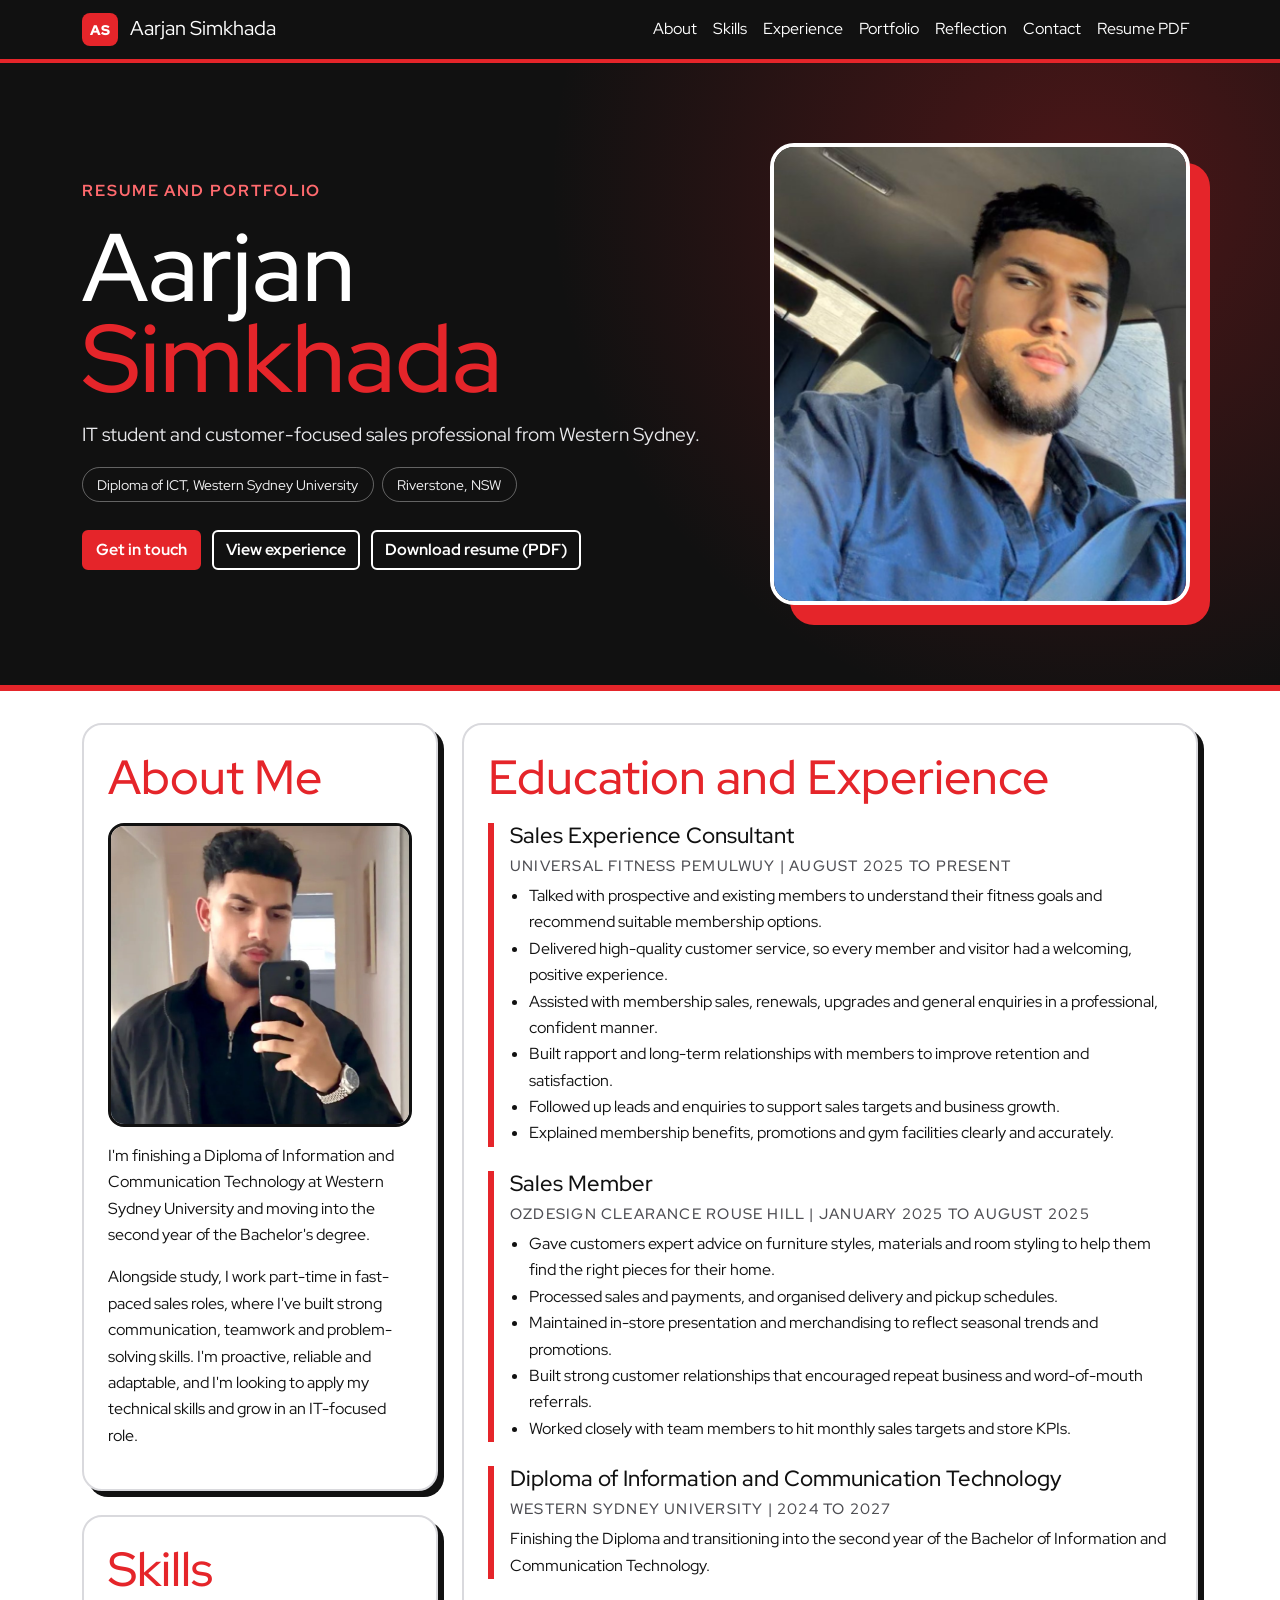
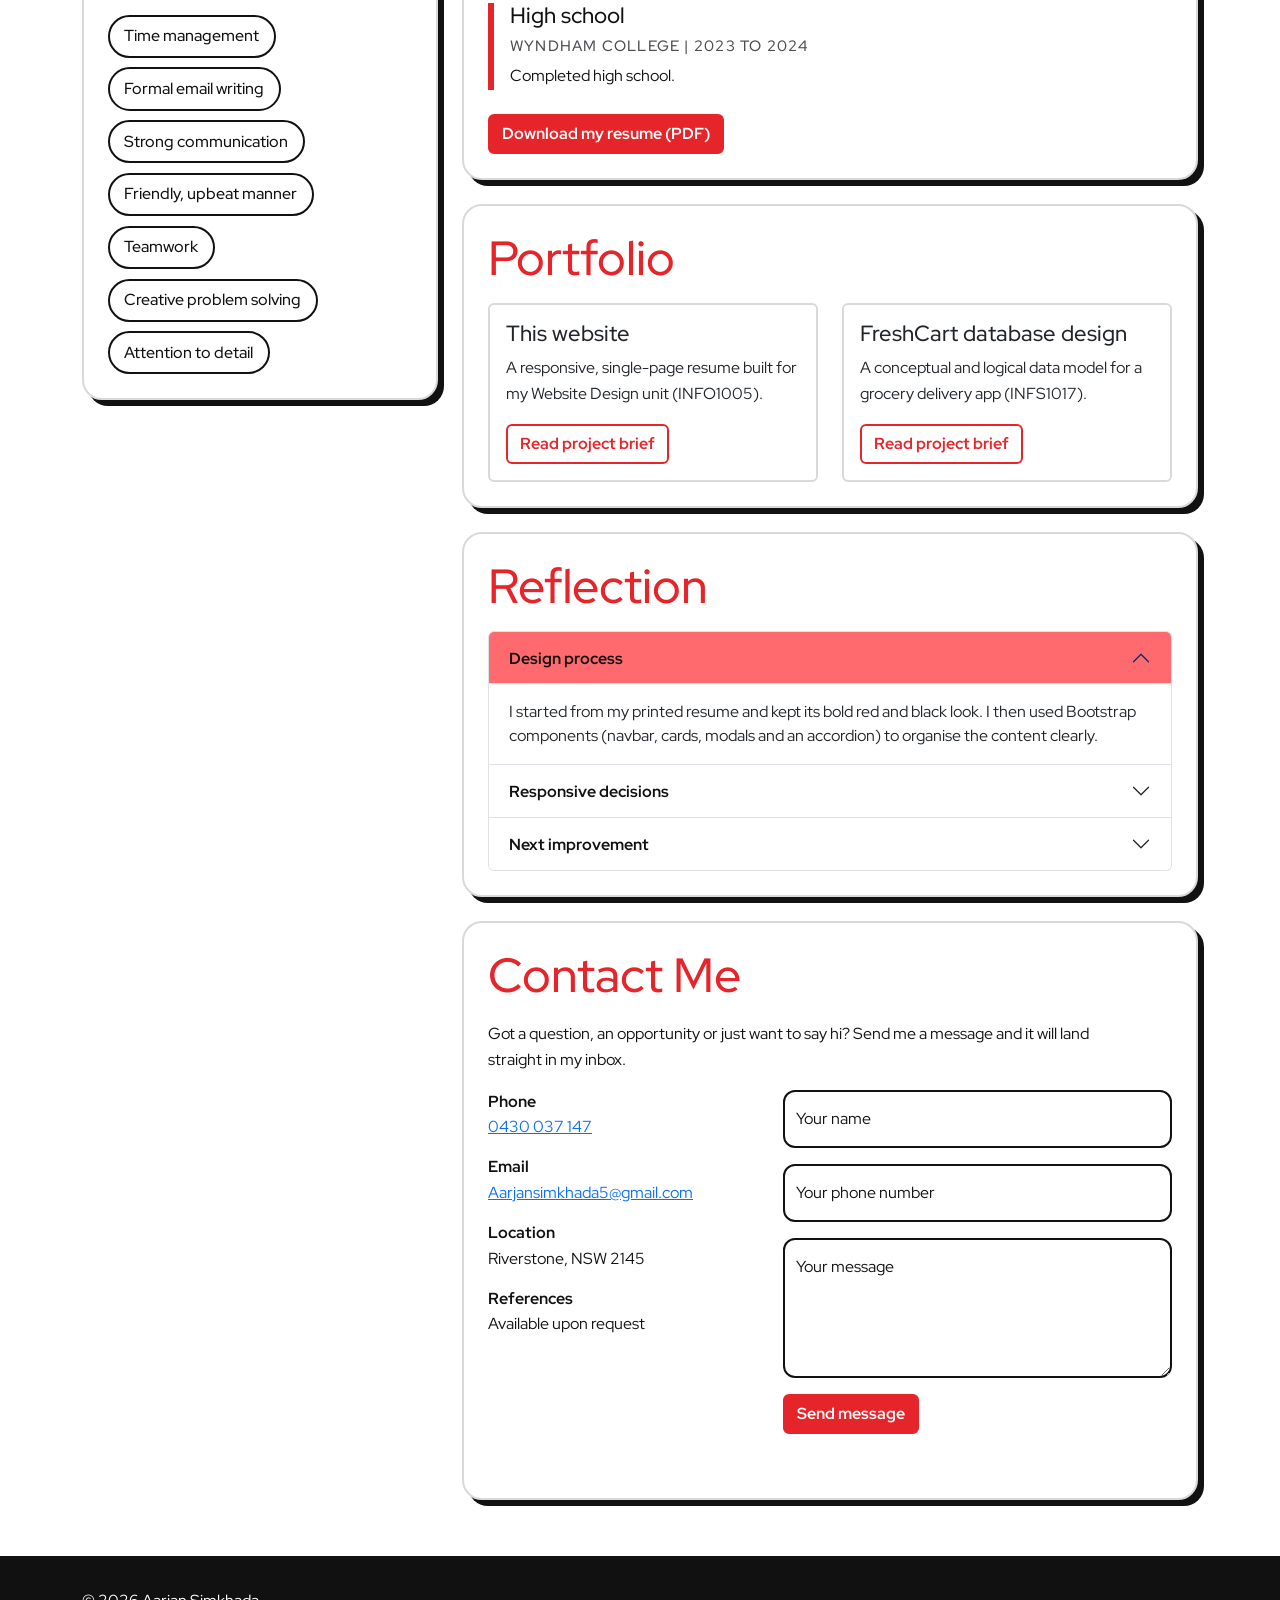
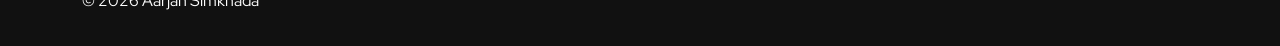
<file: index.html>
<!DOCTYPE html>
<html lang="en-AU">
<head>
  <meta charset="utf-8">
  <meta name="viewport" content="width=device-width, initial-scale=1">
  <meta name="description" content="Resume of Aarjan Simkhada: Diploma of IT student at Western Sydney University moving into the second year of a Bachelor's degree.">
  <meta name="author" content="Aarjan Simkhada">

  <!-- Google Fonts -->
  <link rel="preconnect" href="https://fonts.googleapis.com">
  <link rel="preconnect" href="https://fonts.gstatic.com" crossorigin>
  <link href="https://fonts.googleapis.com/css2?family=Red+Hat+Display:wght@400;500;700;900&display=swap" rel="stylesheet">

  <!-- Favicons -->
  <link rel="apple-touch-icon" sizes="180x180" href="favicon/apple-touch-icon.png">
  <link rel="icon" type="image/png" sizes="32x32" href="favicon/favicon-32x32.png">
  <link rel="icon" type="image/png" sizes="16x16" href="favicon/favicon-16x16.png">
  <link rel="manifest" href="favicon/site.webmanifest">

  <!-- Bootstrap 5.3 -->
  <link href="https://cdn.jsdelivr.net/npm/bootstrap@5.3.8/dist/css/bootstrap.min.css" rel="stylesheet">

  <!-- Custom CSS comes AFTER Bootstrap -->
  <link href="css/custom.css" rel="stylesheet">

  <title>Aarjan Simkhada | IT student and sales professional</title>
</head>

<body>

  <!-- NAVIGATION: sticky Bootstrap navbar, collapses to a hamburger menu on phones -->
  <nav id="mainNav" class="navbar navbar-expand-lg sticky-top" aria-label="Main navigation">
    <div class="container">
      <a class="navbar-brand" href="#top"><span class="brand-mark" aria-hidden="true">AS</span> Aarjan Simkhada</a>

      <button class="navbar-toggler" type="button"
              data-bs-toggle="collapse"
              data-bs-target="#portfolioNavbar"
              aria-controls="portfolioNavbar"
              aria-expanded="false"
              aria-label="Toggle navigation">
        <span class="navbar-toggler-icon"></span>
      </button>

      <div class="collapse navbar-collapse" id="portfolioNavbar">
        <ul class="navbar-nav ms-auto">
          <li class="nav-item"><a class="nav-link" href="#about">About</a></li>
          <li class="nav-item"><a class="nav-link" href="#skills">Skills</a></li>
          <li class="nav-item"><a class="nav-link" href="#experience">Experience</a></li>
          <li class="nav-item"><a class="nav-link" href="#projects">Portfolio</a></li>
          <li class="nav-item"><a class="nav-link" href="#evidence">Reflection</a></li>
          <li class="nav-item"><a class="nav-link" href="#contact">Contact</a></li>
          <li class="nav-item"><a class="nav-link" href="pdf/aarjan_simkhada_resume.pdf" target="_blank" rel="noopener">Resume PDF</a></li>
        </ul>
      </div>
    </div>
  </nav>

  <!-- HERO: name, tagline, call-to-action buttons and portrait -->
  <header id="top" class="hero">
    <div class="container">
      <div class="row align-items-center g-5">
        <div class="col-12 col-lg-7">
          <p class="eyebrow">Resume and portfolio</p>
          <h1>Aarjan<br><span class="accent">Simkhada</span></h1>
          <p class="lead-intro">IT student and customer-focused sales professional from Western Sydney.</p>
          <ul class="hero-chips">
            <li>Diploma of ICT, Western Sydney University</li>
            <li>Riverstone, NSW</li>
          </ul>
          <a class="btn custom-btn" href="#contact">Get in touch</a>
          <a class="btn custom-btn-ghost" href="#experience">View experience</a>
          <a class="btn custom-btn-ghost" href="pdf/aarjan_simkhada_resume.pdf" download>Download resume (PDF)</a>
        </div>

        <div class="col-12 col-lg-5">
          <div class="portrait-wrap">
            <img class="img-fluid hero-portrait" src="img/hero.jpg" alt="Aarjan Simkhada wearing a navy collared shirt, looking at the camera" width="1000" height="945">
          </div>
        </div>
      </div>
    </div>
  </header>

  <!-- MAIN CONTENT: two-column Bootstrap grid (4/8) on large screens, single column on phones -->
  <main class="container site-content">
    <div class="row g-4">

      <aside class="col-12 col-lg-4">
        <!-- ABOUT: short introduction and photo -->
        <section id="about" class="content-panel reveal">
          <h2>About Me</h2>
          <img class="img-fluid profile-img" src="img/about.jpg" alt="Aarjan Simkhada in a black jacket taking a mirror selfie" width="1000" height="993">
          <p>I'm finishing a Diploma of Information and Communication Technology at Western Sydney University and moving into the second year of the Bachelor's degree.</p>
          <p>Alongside study, I work part-time in fast-paced sales roles, where I've built strong communication, teamwork and problem-solving skills. I'm proactive, reliable and adaptable, and I'm looking to apply my technical skills and grow in an IT-focused role.</p>
        </section>

        <!-- SKILLS: rounded tags instead of percentage bars -->
        <section id="skills" class="content-panel reveal">
          <h2>Skills</h2>
          <ul class="skill-tags">
            <li>Time management</li>
            <li>Formal email writing</li>
            <li>Strong communication</li>
            <li>Friendly, upbeat manner</li>
            <li>Teamwork</li>
            <li>Creative problem solving</li>
            <li>Attention to detail</li>
          </ul>
        </section>
      </aside>

      <div class="col-12 col-lg-8">

        <!-- EXPERIENCE AND EDUCATION: timeline, newest first, plus resume download -->
        <section id="experience" class="content-panel reveal">
          <h2>Education and Experience</h2>

          <div class="timeline-item">
            <h3>Sales Experience Consultant</h3>
            <h4>Universal Fitness Pemulwuy | August 2025 to present</h4>
            <ul>
              <li>Talked with prospective and existing members to understand their fitness goals and recommend suitable membership options.</li>
              <li>Delivered high-quality customer service, so every member and visitor had a welcoming, positive experience.</li>
              <li>Assisted with membership sales, renewals, upgrades and general enquiries in a professional, confident manner.</li>
              <li>Built rapport and long-term relationships with members to improve retention and satisfaction.</li>
              <li>Followed up leads and enquiries to support sales targets and business growth.</li>
              <li>Explained membership benefits, promotions and gym facilities clearly and accurately.</li>
            </ul>
          </div>

          <div class="timeline-item">
            <h3>Sales Member</h3>
            <h4>OzDesign Clearance Rouse Hill | January 2025 to August 2025</h4>
            <ul>
              <li>Gave customers expert advice on furniture styles, materials and room styling to help them find the right pieces for their home.</li>
              <li>Processed sales and payments, and organised delivery and pickup schedules.</li>
              <li>Maintained in-store presentation and merchandising to reflect seasonal trends and promotions.</li>
              <li>Built strong customer relationships that encouraged repeat business and word-of-mouth referrals.</li>
              <li>Worked closely with team members to hit monthly sales targets and store KPIs.</li>
            </ul>
          </div>

          <div class="timeline-item">
            <h3>Diploma of Information and Communication Technology</h3>
            <h4>Western Sydney University | 2024 to 2027</h4>
            <p>Finishing the Diploma and transitioning into the second year of the Bachelor of Information and Communication Technology.</p>
          </div>

          <div class="timeline-item">
            <h3>High school</h3>
            <h4>Wyndham College | 2023 to 2024</h4>
            <p>Completed high school.</p>
          </div>

          <a class="btn custom-btn" href="pdf/aarjan_simkhada_resume.pdf" download>Download my resume (PDF)</a>
        </section>

        <!-- PORTFOLIO: Bootstrap cards that open modal project briefs -->
        <section id="projects" class="content-panel reveal">
          <h2>Portfolio</h2>

          <div class="row row-cols-1 row-cols-md-2 g-4">
            <div class="col">
              <div class="card h-100 portfolio-card">
                <div class="card-body">
                  <h3 class="card-title">This website</h3>
                  <p class="card-text">A responsive, single-page resume built for my Website Design unit (INFO1005).</p>
                  <button type="button" class="btn custom-btn-secondary" data-bs-toggle="modal" data-bs-target="#websiteModal">Read project brief</button>
                </div>
              </div>
            </div>

            <div class="col">
              <div class="card h-100 portfolio-card">
                <div class="card-body">
                  <h3 class="card-title">FreshCart database design</h3>
                  <p class="card-text">A conceptual and logical data model for a grocery delivery app (INFS1017).</p>
                  <button type="button" class="btn custom-btn-secondary" data-bs-toggle="modal" data-bs-target="#freshcartModal">Read project brief</button>
                </div>
              </div>
            </div>
          </div>
        </section>

        <!-- REFLECTION: Bootstrap accordion explaining design decisions -->
        <section id="evidence" class="content-panel reveal">
          <h2>Reflection</h2>

          <div class="accordion" id="evidenceAccordion">

            <div class="accordion-item">
              <h3 class="accordion-header">
                <button class="accordion-button" type="button"
                        data-bs-toggle="collapse" data-bs-target="#collapseOne"
                        aria-expanded="true" aria-controls="collapseOne">
                  Design process
                </button>
              </h3>
              <div id="collapseOne" class="accordion-collapse collapse show" data-bs-parent="#evidenceAccordion">
                <div class="accordion-body">
                  I started from my printed resume and kept its bold red and black look. I then used Bootstrap components (navbar, cards, modals and an accordion) to organise the content clearly.
                </div>
              </div>
            </div>

            <div class="accordion-item">
              <h3 class="accordion-header">
                <button class="accordion-button collapsed" type="button"
                        data-bs-toggle="collapse" data-bs-target="#collapseTwo"
                        aria-expanded="false" aria-controls="collapseTwo">
                  Responsive decisions
                </button>
              </h3>
              <div id="collapseTwo" class="accordion-collapse collapse" data-bs-parent="#evidenceAccordion">
                <div class="accordion-body">
                  The page uses one column on small screens and a two-column layout on large screens, and the navigation collapses into a menu on mobile.
                </div>
              </div>
            </div>

            <div class="accordion-item">
              <h3 class="accordion-header">
                <button class="accordion-button collapsed" type="button"
                        data-bs-toggle="collapse" data-bs-target="#collapseThree"
                        aria-expanded="false" aria-controls="collapseThree">
                  Next improvement
                </button>
              </h3>
              <div id="collapseThree" class="accordion-collapse collapse" data-bs-parent="#evidenceAccordion">
                <div class="accordion-body">
                  The next version could include more project evidence as I complete my degree, a downloadable resume PDF and accessibility testing.
                </div>
              </div>
            </div>

          </div>
        </section>

        <!-- CONTACT: hyperlinked details and message form -->
        <section id="contact" class="content-panel reveal">
          <h2>Contact Me</h2>
          <p class="contact-intro">Got a question, an opportunity or just want to say hi? Send me a message and it will land straight in my inbox.</p>

          <div class="row g-4">
            <div class="col-12 col-md-5">
              <dl class="contact-list contact-list-stack">
                <dt>Phone</dt><dd><a href="tel:+610430037147">0430 037 147</a></dd>
                <dt>Email</dt><dd><a href="mailto:Aarjansimkhada5@gmail.com">Aarjansimkhada5@gmail.com</a></dd>
                <dt>Location</dt><dd>Riverstone, NSW 2145</dd>
                <dt>References</dt><dd>Available upon request</dd>
              </dl>
            </div>

            <div class="col-12 col-md-7">
              <form id="contactForm" class="contact-form" novalidate>
                <div class="form-floating mb-3">
                  <input type="text" class="form-control" id="cfName" name="name" placeholder="Your name" autocomplete="name" required>
                  <label for="cfName">Your name</label>
                </div>
                <div class="form-floating mb-3">
                  <input type="tel" class="form-control" id="cfPhone" name="phone" placeholder="Your number" autocomplete="tel">
                  <label for="cfPhone">Your phone number</label>
                </div>
                <div class="form-floating mb-3">
                  <textarea class="form-control" id="cfMessage" name="message" placeholder="Your message" style="height: 140px" required></textarea>
                  <label for="cfMessage">Your message</label>
                </div>
                <!-- spam trap: real people never tick this -->
                <input type="checkbox" name="botcheck" class="d-none" tabindex="-1">
                <button type="submit" class="btn custom-btn send-btn" id="cfSend">Send message</button>
                <p id="cfStatus" class="form-status" role="status" aria-live="polite"></p>
              </form>
            </div>
          </div>
        </section>

      </div>
    </div>
  </main>

  <!-- MODALS: project briefs opened from the portfolio cards -->
  <div class="modal fade" id="websiteModal" tabindex="-1" role="dialog" aria-labelledby="websiteModalLabel" aria-hidden="true">
    <div class="modal-dialog modal-dialog-centered">
      <div class="modal-content">
        <div class="modal-header">
          <h2 class="modal-title" id="websiteModalLabel">This website</h2>
          <button type="button" class="btn-close" data-bs-dismiss="modal" aria-label="Close"></button>
        </div>
        <div class="modal-body">
          <p>Designed and built for my Website Design unit (INFO1005) at Western Sydney University. It's a responsive, single-page resume built with HTML, CSS and Bootstrap that works on phones, tablets and desktops.</p>
        </div>
      </div>
    </div>
  </div>

  <div class="modal fade" id="freshcartModal" tabindex="-1" role="dialog" aria-labelledby="freshcartModalLabel" aria-hidden="true">
    <div class="modal-dialog modal-dialog-centered">
      <div class="modal-content">
        <div class="modal-header">
          <h2 class="modal-title" id="freshcartModalLabel">FreshCart database design</h2>
          <button type="button" class="btn-close" data-bs-dismiss="modal" aria-label="Close"></button>
        </div>
        <div class="modal-body">
          <p>A case study from my Database Design and Management unit (INFS1017). The task was to design an entity relationship diagram and a relational data model for a grocery delivery app, and to identify sensitive data and basic security considerations.</p>
        </div>
      </div>
    </div>
  </div>

  <!-- FOOTER -->
  <footer class="site-footer">
    <div class="container">
      <p>&copy; 2026 Aarjan Simkhada</p>
    </div>
  </footer>

  <!-- Bootstrap JavaScript powers navbar, modal and accordion. -->
  <script src="https://cdn.jsdelivr.net/npm/bootstrap@5.3.8/dist/js/bootstrap.bundle.min.js"></script>

  <script>
    // Contact form: sends through Web3Forms (free). Paste your access key below.
    // Until a key is added, the form falls back to opening the visitor's email app.
    const WEB3FORMS_KEY = "YOUR_ACCESS_KEY_HERE";
    const MY_EMAIL = "Aarjansimkhada5@gmail.com";

    const form = document.getElementById("contactForm");
    const statusEl = document.getElementById("cfStatus");
    const sendBtn = document.getElementById("cfSend");

    form.addEventListener("submit", async (e) => {
      e.preventDefault();
      statusEl.className = "form-status";
      const name = form.name.value.trim();
      const phone = form.phone.value.trim();
      const message = form.message.value.trim();

      if (!name || !message) {
        statusEl.textContent = "Please add your name and a message.";
        statusEl.classList.add("error");
        return;
      }

      if (WEB3FORMS_KEY === "YOUR_ACCESS_KEY_HERE") {
        const body = "Name: " + name + "\nPhone: " + phone + "\n\n" + message;
        window.location.href = "mailto:" + MY_EMAIL +
          "?subject=" + encodeURIComponent("Message from your resume site") +
          "&body=" + encodeURIComponent(body);
        return;
      }

      sendBtn.disabled = true;
      sendBtn.textContent = "Sending...";
      try {
        const res = await fetch("https://api.web3forms.com/submit", {
          method: "POST",
          headers: { "Content-Type": "application/json", "Accept": "application/json" },
          body: JSON.stringify({
            access_key: WEB3FORMS_KEY,
            subject: "New message from your resume site",
            from_name: "Resume website",
            name: name,
            phone: phone,
            message: message,
            botcheck: form.botcheck.checked
          })
        });
        const data = await res.json();
        if (data.success) {
          form.reset();
          statusEl.textContent = "Thanks " + name + "! Your message was sent. I'll get back to you soon.";
          statusEl.classList.add("success");
        } else {
          throw new Error(data.message || "Send failed");
        }
      } catch (err) {
        statusEl.textContent = "Sorry, that didn't send. Please email me directly at " + MY_EMAIL + ".";
        statusEl.classList.add("error");
      } finally {
        sendBtn.disabled = false;
        sendBtn.textContent = "Send message";
      }
    });

    // Scroll animations: panels fade up as they come into view.
    document.documentElement.classList.add("js");
    const reveals = document.querySelectorAll(".reveal");
    if ("IntersectionObserver" in window) {
      const io = new IntersectionObserver((entries) => {
        entries.forEach((en) => {
          if (en.isIntersecting) {
            en.target.classList.add("in");
            io.unobserve(en.target);
          }
        });
      }, { threshold: 0.12 });
      reveals.forEach((el) => io.observe(el));
    } else {
      reveals.forEach((el) => el.classList.add("in"));
    }
  </script>
</body>
</html>
</file>
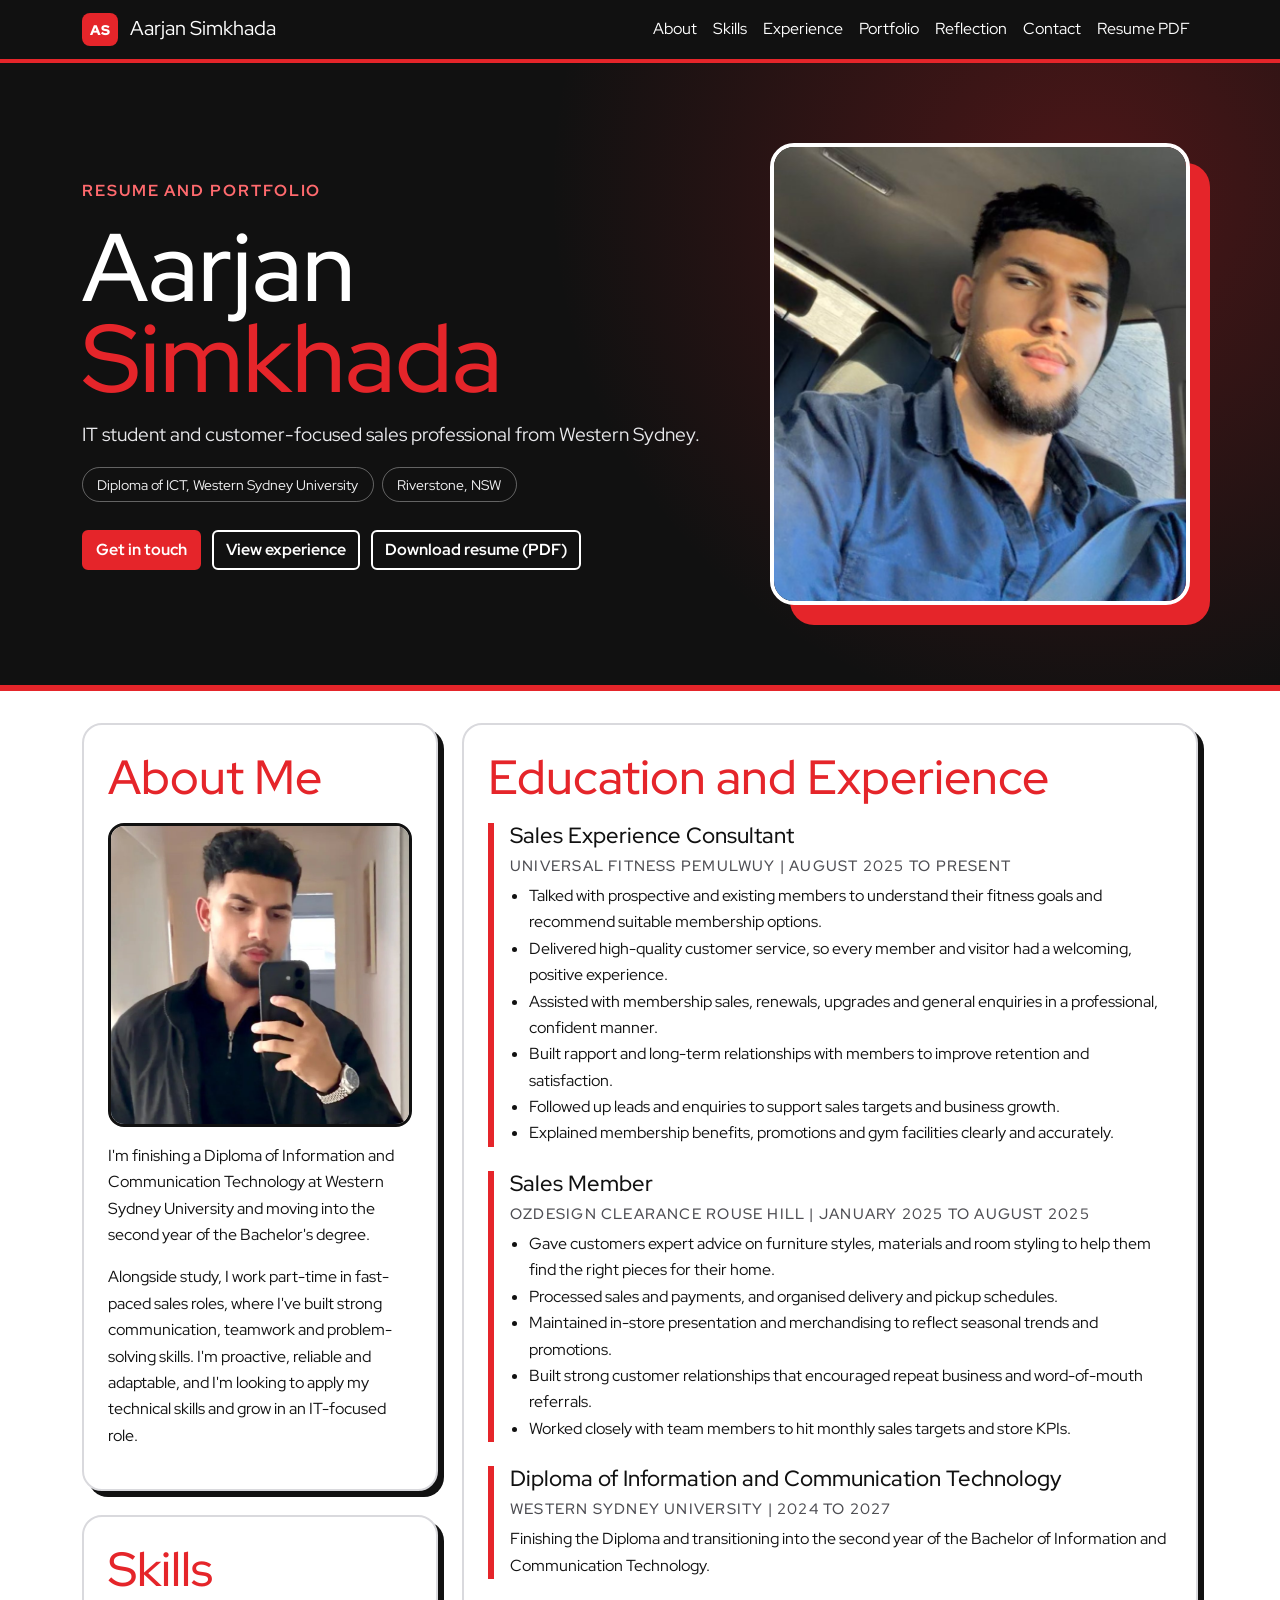
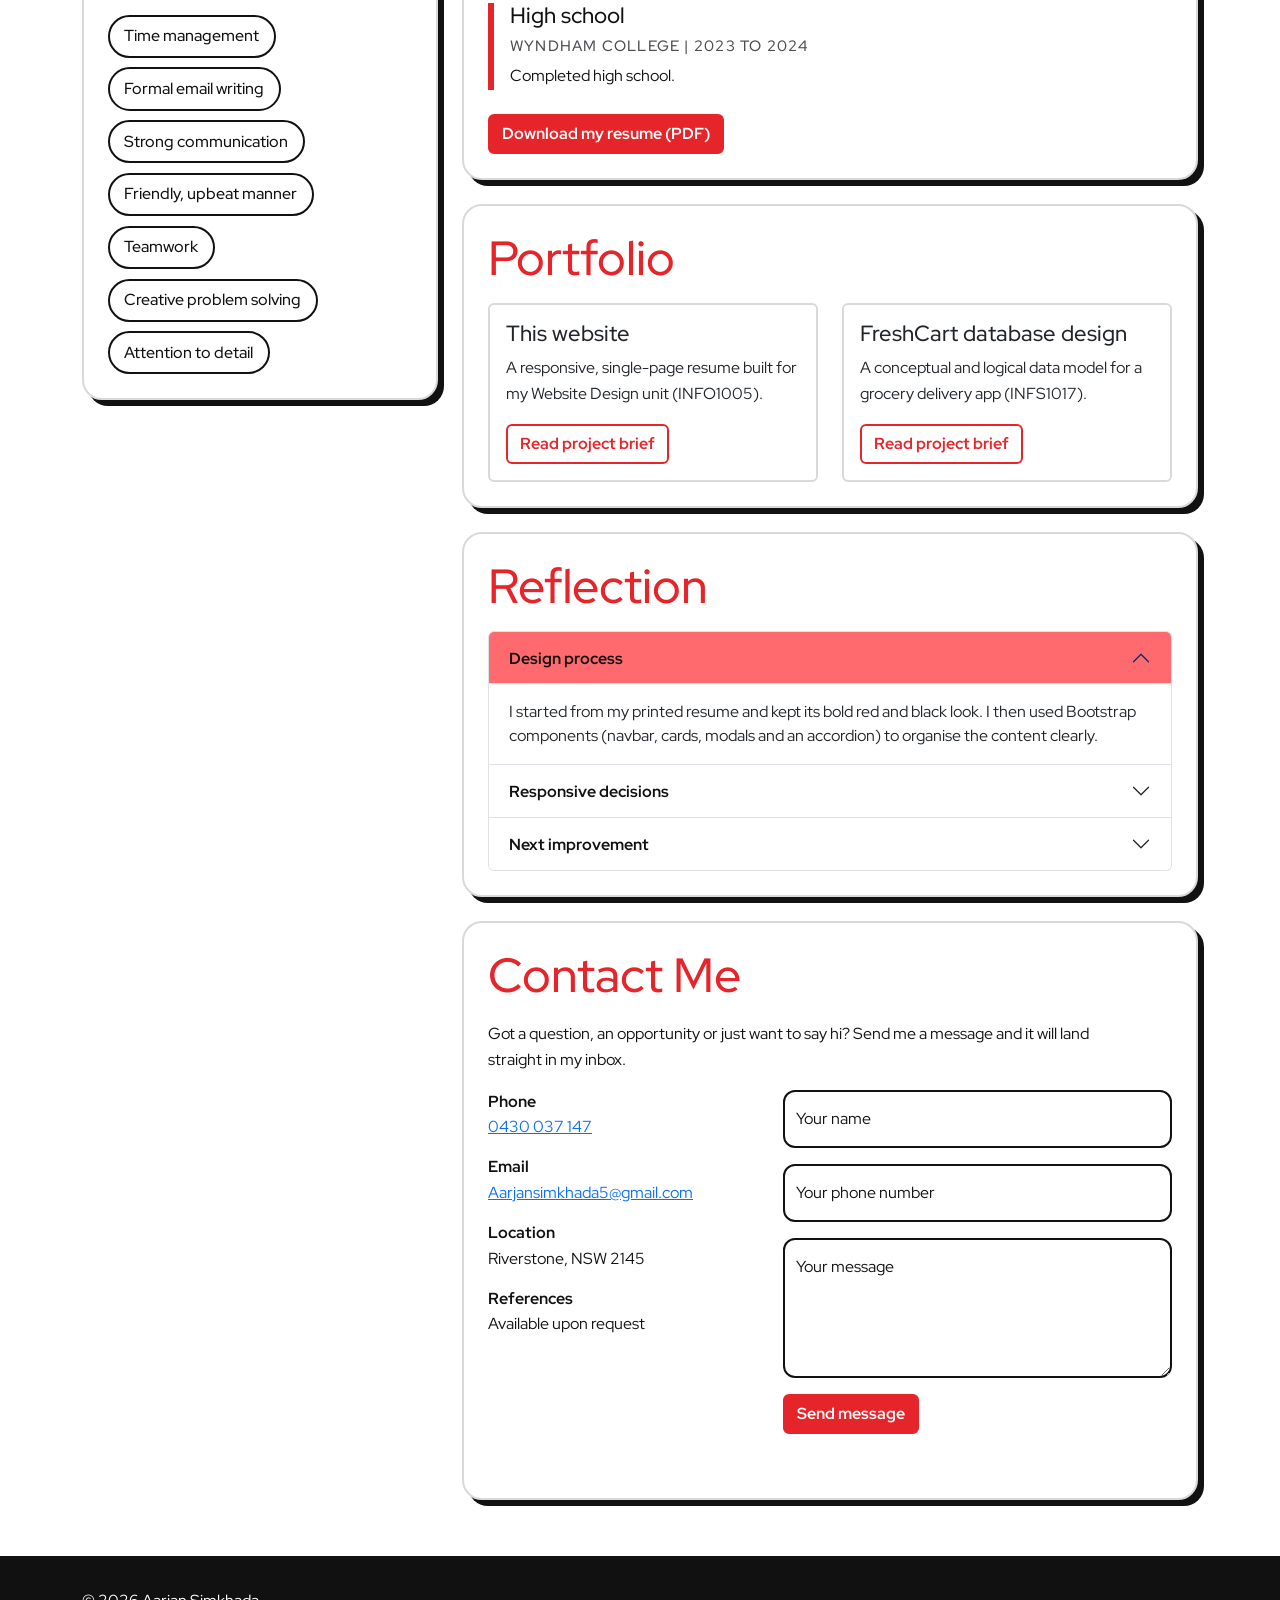
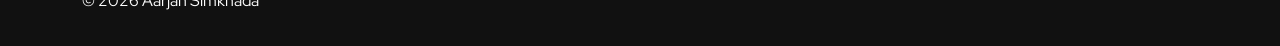
<file: index (1).html>
<!DOCTYPE html>
<html lang="en-AU">
<head>
  <meta charset="utf-8">
  <meta name="viewport" content="width=device-width, initial-scale=1">
  <meta name="description" content="Resume of Aarjan Simkhada: Diploma of IT student at Western Sydney University moving into the second year of a Bachelor's degree.">
  <meta name="author" content="Aarjan Simkhada">

  <!-- Google Fonts -->
  <link rel="preconnect" href="https://fonts.googleapis.com">
  <link rel="preconnect" href="https://fonts.gstatic.com" crossorigin>
  <link href="https://fonts.googleapis.com/css2?family=Red+Hat+Display:wght@400;500;700;900&display=swap" rel="stylesheet">

  <!-- Favicons -->
  <link rel="apple-touch-icon" sizes="180x180" href="favicon/apple-touch-icon.png">
  <link rel="icon" type="image/png" sizes="32x32" href="favicon/favicon-32x32.png">
  <link rel="icon" type="image/png" sizes="16x16" href="favicon/favicon-16x16.png">
  <link rel="manifest" href="favicon/site.webmanifest">

  <!-- Bootstrap 5.3 -->
  <link href="https://cdn.jsdelivr.net/npm/bootstrap@5.3.8/dist/css/bootstrap.min.css" rel="stylesheet">

  <!-- Custom CSS comes AFTER Bootstrap -->
  <link href="css/custom.css" rel="stylesheet">

  <title>Aarjan Simkhada | IT student and sales professional</title>
</head>

<body>

  <!-- NAVIGATION: sticky Bootstrap navbar, collapses to a hamburger menu on phones -->
  <nav id="mainNav" class="navbar navbar-expand-lg sticky-top" aria-label="Main navigation">
    <div class="container">
      <a class="navbar-brand" href="#top"><span class="brand-mark" aria-hidden="true">AS</span> Aarjan Simkhada</a>

      <button class="navbar-toggler" type="button"
              data-bs-toggle="collapse"
              data-bs-target="#portfolioNavbar"
              aria-controls="portfolioNavbar"
              aria-expanded="false"
              aria-label="Toggle navigation">
        <span class="navbar-toggler-icon"></span>
      </button>

      <div class="collapse navbar-collapse" id="portfolioNavbar">
        <ul class="navbar-nav ms-auto">
          <li class="nav-item"><a class="nav-link" href="#about">About</a></li>
          <li class="nav-item"><a class="nav-link" href="#skills">Skills</a></li>
          <li class="nav-item"><a class="nav-link" href="#experience">Experience</a></li>
          <li class="nav-item"><a class="nav-link" href="#projects">Portfolio</a></li>
          <li class="nav-item"><a class="nav-link" href="#evidence">Reflection</a></li>
          <li class="nav-item"><a class="nav-link" href="#contact">Contact</a></li>
          <li class="nav-item"><a class="nav-link" href="pdf/aarjan_simkhada_resume.pdf" target="_blank" rel="noopener">Resume PDF</a></li>
        </ul>
      </div>
    </div>
  </nav>

  <!-- HERO: name, tagline, call-to-action buttons and portrait -->
  <header id="top" class="hero">
    <div class="container">
      <div class="row align-items-center g-5">
        <div class="col-12 col-lg-7">
          <p class="eyebrow">Resume and portfolio</p>
          <h1>Aarjan<br><span class="accent">Simkhada</span></h1>
          <p class="lead-intro">IT student and customer-focused sales professional from Western Sydney.</p>
          <ul class="hero-chips">
            <li>Diploma of ICT, Western Sydney University</li>
            <li>Riverstone, NSW</li>
          </ul>
          <a class="btn custom-btn" href="#contact">Get in touch</a>
          <a class="btn custom-btn-ghost" href="#experience">View experience</a>
          <a class="btn custom-btn-ghost" href="pdf/aarjan_simkhada_resume.pdf" download>Download resume (PDF)</a>
        </div>

        <div class="col-12 col-lg-5">
          <div class="portrait-wrap">
            <img class="img-fluid hero-portrait" src="img/hero.jpg" alt="Aarjan Simkhada wearing a navy collared shirt, looking at the camera" width="1000" height="945">
          </div>
        </div>
      </div>
    </div>
  </header>

  <!-- MAIN CONTENT: two-column Bootstrap grid (4/8) on large screens, single column on phones -->
  <main class="container site-content">
    <div class="row g-4">

      <aside class="col-12 col-lg-4">
        <!-- ABOUT: short introduction and photo -->
        <section id="about" class="content-panel reveal">
          <h2>About Me</h2>
          <img class="img-fluid profile-img" src="img/about.jpg" alt="Aarjan Simkhada in a black jacket taking a mirror selfie" width="1000" height="993">
          <p>I'm finishing a Diploma of Information and Communication Technology at Western Sydney University and moving into the second year of the Bachelor's degree.</p>
          <p>Alongside study, I work part-time in fast-paced sales roles, where I've built strong communication, teamwork and problem-solving skills. I'm proactive, reliable and adaptable, and I'm looking to apply my technical skills and grow in an IT-focused role.</p>
        </section>

        <!-- SKILLS: rounded tags instead of percentage bars -->
        <section id="skills" class="content-panel reveal">
          <h2>Skills</h2>
          <ul class="skill-tags">
            <li>Time management</li>
            <li>Formal email writing</li>
            <li>Strong communication</li>
            <li>Friendly, upbeat manner</li>
            <li>Teamwork</li>
            <li>Creative problem solving</li>
            <li>Attention to detail</li>
          </ul>
        </section>
      </aside>

      <div class="col-12 col-lg-8">

        <!-- EXPERIENCE AND EDUCATION: timeline, newest first, plus resume download -->
        <section id="experience" class="content-panel reveal">
          <h2>Education and Experience</h2>

          <div class="timeline-item">
            <h3>Sales Experience Consultant</h3>
            <h4>Universal Fitness Pemulwuy | August 2025 to present</h4>
            <ul>
              <li>Talked with prospective and existing members to understand their fitness goals and recommend suitable membership options.</li>
              <li>Delivered high-quality customer service, so every member and visitor had a welcoming, positive experience.</li>
              <li>Assisted with membership sales, renewals, upgrades and general enquiries in a professional, confident manner.</li>
              <li>Built rapport and long-term relationships with members to improve retention and satisfaction.</li>
              <li>Followed up leads and enquiries to support sales targets and business growth.</li>
              <li>Explained membership benefits, promotions and gym facilities clearly and accurately.</li>
            </ul>
          </div>

          <div class="timeline-item">
            <h3>Sales Member</h3>
            <h4>OzDesign Clearance Rouse Hill | January 2025 to August 2025</h4>
            <ul>
              <li>Gave customers expert advice on furniture styles, materials and room styling to help them find the right pieces for their home.</li>
              <li>Processed sales and payments, and organised delivery and pickup schedules.</li>
              <li>Maintained in-store presentation and merchandising to reflect seasonal trends and promotions.</li>
              <li>Built strong customer relationships that encouraged repeat business and word-of-mouth referrals.</li>
              <li>Worked closely with team members to hit monthly sales targets and store KPIs.</li>
            </ul>
          </div>

          <div class="timeline-item">
            <h3>Diploma of Information and Communication Technology</h3>
            <h4>Western Sydney University | 2024 to 2027</h4>
            <p>Finishing the Diploma and transitioning into the second year of the Bachelor of Information and Communication Technology.</p>
          </div>

          <div class="timeline-item">
            <h3>High school</h3>
            <h4>Wyndham College | 2023 to 2024</h4>
            <p>Completed high school.</p>
          </div>

          <a class="btn custom-btn" href="pdf/aarjan_simkhada_resume.pdf" download>Download my resume (PDF)</a>
        </section>

        <!-- PORTFOLIO: Bootstrap cards that open modal project briefs -->
        <section id="projects" class="content-panel reveal">
          <h2>Portfolio</h2>

          <div class="row row-cols-1 row-cols-md-2 g-4">
            <div class="col">
              <div class="card h-100 portfolio-card">
                <div class="card-body">
                  <h3 class="card-title">This website</h3>
                  <p class="card-text">A responsive, single-page resume built for my Website Design unit (INFO1005).</p>
                  <button type="button" class="btn custom-btn-secondary" data-bs-toggle="modal" data-bs-target="#websiteModal">Read project brief</button>
                </div>
              </div>
            </div>

            <div class="col">
              <div class="card h-100 portfolio-card">
                <div class="card-body">
                  <h3 class="card-title">FreshCart database design</h3>
                  <p class="card-text">A conceptual and logical data model for a grocery delivery app (INFS1017).</p>
                  <button type="button" class="btn custom-btn-secondary" data-bs-toggle="modal" data-bs-target="#freshcartModal">Read project brief</button>
                </div>
              </div>
            </div>
          </div>
        </section>

        <!-- REFLECTION: Bootstrap accordion explaining design decisions -->
        <section id="evidence" class="content-panel reveal">
          <h2>Reflection</h2>

          <div class="accordion" id="evidenceAccordion">

            <div class="accordion-item">
              <h3 class="accordion-header">
                <button class="accordion-button" type="button"
                        data-bs-toggle="collapse" data-bs-target="#collapseOne"
                        aria-expanded="true" aria-controls="collapseOne">
                  Design process
                </button>
              </h3>
              <div id="collapseOne" class="accordion-collapse collapse show" data-bs-parent="#evidenceAccordion">
                <div class="accordion-body">
                  I started from my printed resume and kept its bold red and black look. I then used Bootstrap components (navbar, cards, modals and an accordion) to organise the content clearly.
                </div>
              </div>
            </div>

            <div class="accordion-item">
              <h3 class="accordion-header">
                <button class="accordion-button collapsed" type="button"
                        data-bs-toggle="collapse" data-bs-target="#collapseTwo"
                        aria-expanded="false" aria-controls="collapseTwo">
                  Responsive decisions
                </button>
              </h3>
              <div id="collapseTwo" class="accordion-collapse collapse" data-bs-parent="#evidenceAccordion">
                <div class="accordion-body">
                  The page uses one column on small screens and a two-column layout on large screens, and the navigation collapses into a menu on mobile.
                </div>
              </div>
            </div>

            <div class="accordion-item">
              <h3 class="accordion-header">
                <button class="accordion-button collapsed" type="button"
                        data-bs-toggle="collapse" data-bs-target="#collapseThree"
                        aria-expanded="false" aria-controls="collapseThree">
                  Next improvement
                </button>
              </h3>
              <div id="collapseThree" class="accordion-collapse collapse" data-bs-parent="#evidenceAccordion">
                <div class="accordion-body">
                  The next version could include more project evidence as I complete my degree, a downloadable resume PDF and accessibility testing.
                </div>
              </div>
            </div>

          </div>
        </section>

        <!-- CONTACT: hyperlinked details and message form -->
        <section id="contact" class="content-panel reveal">
          <h2>Contact Me</h2>
          <p class="contact-intro">Got a question, an opportunity or just want to say hi? Send me a message and it will land straight in my inbox.</p>

          <div class="row g-4">
            <div class="col-12 col-md-5">
              <dl class="contact-list contact-list-stack">
                <dt>Phone</dt><dd><a href="tel:+610430037147">0430 037 147</a></dd>
                <dt>Email</dt><dd><a href="mailto:Aarjansimkhada5@gmail.com">Aarjansimkhada5@gmail.com</a></dd>
                <dt>Location</dt><dd>Riverstone, NSW 2145</dd>
                <dt>References</dt><dd>Available upon request</dd>
              </dl>
            </div>

            <div class="col-12 col-md-7">
              <form id="contactForm" class="contact-form" novalidate>
                <div class="form-floating mb-3">
                  <input type="text" class="form-control" id="cfName" name="name" placeholder="Your name" autocomplete="name" required>
                  <label for="cfName">Your name</label>
                </div>
                <div class="form-floating mb-3">
                  <input type="tel" class="form-control" id="cfPhone" name="phone" placeholder="Your number" autocomplete="tel">
                  <label for="cfPhone">Your phone number</label>
                </div>
                <div class="form-floating mb-3">
                  <textarea class="form-control" id="cfMessage" name="message" placeholder="Your message" style="height: 140px" required></textarea>
                  <label for="cfMessage">Your message</label>
                </div>
                <!-- spam trap: real people never tick this -->
                <input type="checkbox" name="botcheck" class="d-none" tabindex="-1" autocomplete="off">
                <button type="submit" class="btn custom-btn send-btn" id="cfSend">Send message</button>
                <p id="cfStatus" class="form-status" role="status" aria-live="polite"></p>
              </form>
            </div>
          </div>
        </section>

      </div>
    </div>
  </main>

  <!-- MODALS: project briefs opened from the portfolio cards -->
  <div class="modal fade" id="websiteModal" tabindex="-1" role="dialog" aria-labelledby="websiteModalLabel" aria-hidden="true">
    <div class="modal-dialog modal-dialog-centered">
      <div class="modal-content">
        <div class="modal-header">
          <h2 class="modal-title" id="websiteModalLabel">This website</h2>
          <button type="button" class="btn-close" data-bs-dismiss="modal" aria-label="Close"></button>
        </div>
        <div class="modal-body">
          <p>Designed and built for my Website Design unit (INFO1005) at Western Sydney University. It's a responsive, single-page resume built with HTML, CSS and Bootstrap that works on phones, tablets and desktops.</p>
        </div>
      </div>
    </div>
  </div>

  <div class="modal fade" id="freshcartModal" tabindex="-1" role="dialog" aria-labelledby="freshcartModalLabel" aria-hidden="true">
    <div class="modal-dialog modal-dialog-centered">
      <div class="modal-content">
        <div class="modal-header">
          <h2 class="modal-title" id="freshcartModalLabel">FreshCart database design</h2>
          <button type="button" class="btn-close" data-bs-dismiss="modal" aria-label="Close"></button>
        </div>
        <div class="modal-body">
          <p>A case study from my Database Design and Management unit (INFS1017). The task was to design an entity relationship diagram and a relational data model for a grocery delivery app, and to identify sensitive data and basic security considerations.</p>
        </div>
      </div>
    </div>
  </div>

  <!-- FOOTER -->
  <footer class="site-footer">
    <div class="container">
      <p>&copy; 2026 Aarjan Simkhada</p>
    </div>
  </footer>

  <!-- Bootstrap JavaScript powers navbar, modal and accordion. -->
  <script src="https://cdn.jsdelivr.net/npm/bootstrap@5.3.8/dist/js/bootstrap.bundle.min.js"></script>

  <script>
    // Contact form: sends through Web3Forms (free). Paste your access key below.
    // Until a key is added, the form falls back to opening the visitor's email app.
    const WEB3FORMS_KEY = "YOUR_ACCESS_KEY_HERE";
    const MY_EMAIL = "Aarjansimkhada5@gmail.com";

    const form = document.getElementById("contactForm");
    const statusEl = document.getElementById("cfStatus");
    const sendBtn = document.getElementById("cfSend");

    form.addEventListener("submit", async (e) => {
      e.preventDefault();
      statusEl.className = "form-status";
      const name = form.name.value.trim();
      const phone = form.phone.value.trim();
      const message = form.message.value.trim();

      if (!name || !message) {
        statusEl.textContent = "Please add your name and a message.";
        statusEl.classList.add("error");
        return;
      }

      if (WEB3FORMS_KEY === "YOUR_ACCESS_KEY_HERE") {
        const body = "Name: " + name + "\nPhone: " + phone + "\n\n" + message;
        window.location.href = "mailto:" + MY_EMAIL +
          "?subject=" + encodeURIComponent("Message from your resume site") +
          "&body=" + encodeURIComponent(body);
        return;
      }

      sendBtn.disabled = true;
      sendBtn.textContent = "Sending...";
      try {
        const res = await fetch("https://api.web3forms.com/submit", {
          method: "POST",
          headers: { "Content-Type": "application/json", "Accept": "application/json" },
          body: JSON.stringify({
            access_key: WEB3FORMS_KEY,
            subject: "New message from your resume site",
            from_name: "Resume website",
            name: name,
            phone: phone,
            message: message,
            botcheck: form.botcheck.checked
          })
        });
        const data = await res.json();
        if (data.success) {
          form.reset();
          statusEl.textContent = "Thanks " + name + "! Your message was sent. I'll get back to you soon.";
          statusEl.classList.add("success");
        } else {
          throw new Error(data.message || "Send failed");
        }
      } catch (err) {
        statusEl.textContent = "Sorry, that didn't send. Please email me directly at " + MY_EMAIL + ".";
        statusEl.classList.add("error");
      } finally {
        sendBtn.disabled = false;
        sendBtn.textContent = "Send message";
      }
    });

    // Scroll animations: panels fade up as they come into view.
    document.documentElement.classList.add("js");
    const reveals = document.querySelectorAll(".reveal");
    if ("IntersectionObserver" in window) {
      const io = new IntersectionObserver((entries) => {
        entries.forEach((en) => {
          if (en.isIntersecting) {
            en.target.classList.add("in");
            io.unobserve(en.target);
          }
        });
      }, { threshold: 0.12 });
      reveals.forEach((el) => io.observe(el));
    } else {
      reveals.forEach((el) => el.classList.add("in"));
    }
  </script>
</body>
</html>
</file>
<file: css/custom.css>
/* Aarjan Simkhada resume site */

/* BRAND COLOURS AND FONTS: red/black palette and Red Hat Display for headings and body */
:root {
  --brand-primary: #e5252a;
  --brand-secondary: #ff6a6e;
  --brand-dark: #111111;
  --brand-light: #ffffff;
  --brand-panel: #ffffff;
  --brand-muted: #4d4d52;
  --brand-border: #d9d9dd;
  --heading-font: 'Red Hat Display', system-ui, sans-serif;
  --body-font: 'Red Hat Display', system-ui, Arial, sans-serif;
}

html {
  scroll-behavior: smooth;
  scroll-padding-top: 5rem;
}

body {
  font-family: var(--body-font);
  background-color: var(--brand-light);
  color: var(--brand-dark);
  margin: 0;
}

h1, h2, h3, h4, h5 {
  font-family: var(--heading-font);
}

h1 {
  color: var(--brand-primary);
  font-size: clamp(3rem, 8vw, 6rem);
  line-height: .95;
  margin-bottom: 1rem;
}

h2 {
  color: var(--brand-primary);
  font-size: clamp(2rem, 4vw, 3rem);
  margin-bottom: 1rem;
}

h3 {
  color: var(--brand-dark);
  font-size: 1.35rem;
}

h4 {
  color: var(--brand-muted);
  font-size: .95rem;
  text-transform: uppercase;
  letter-spacing: .08em;
}

p, li {
  font-size: 1rem;
  line-height: 1.65;
}

/* NAVIGATION */
.navbar {
  background-color: var(--brand-dark);
  border-bottom: 4px solid var(--brand-primary);
}

.navbar-brand,
.nav-link {
  color: #ffffff;
}

.timeline-item ul { padding-left: 1.2rem; }

.nav-link:hover,
.nav-link.active,
.navbar-brand:hover {
  color: var(--brand-secondary);
}

.navbar-toggler {
  background-color: var(--brand-secondary);
}


.brand-mark {
  display: inline-block;
  background-color: var(--brand-primary);
  color: #ffffff;
  font-weight: 900;
  font-size: .9rem;
  padding: .35rem .5rem;
  border-radius: .5rem;
  margin-right: .5rem;
}



/* HERO: dark band with red accent glow */
.hero {
  background-color: var(--brand-dark);
  background-image: radial-gradient(circle at 85% 20%, rgba(229,37,42,.28), transparent 45%);
  color: #ffffff;
  border-bottom: 6px solid var(--brand-primary);
  padding: 5rem 0;
}

.hero h1 { color: #ffffff; }
.hero h1 .accent { color: var(--brand-primary); }
.hero .eyebrow { color: var(--brand-secondary); }
.hero .lead-intro { color: #e9e9ec; }

.hero-chips {
  list-style: none;
  padding: 0;
  margin: 0 0 1.75rem;
  display: flex;
  flex-wrap: wrap;
  gap: .5rem;
}

.hero-chips li {
  border: 1px solid rgba(255,255,255,.35);
  border-radius: 999px;
  padding: .3rem .9rem;
  font-size: .9rem;
  color: #f4f4f5;
}

.portrait-wrap {
  position: relative;
  max-width: 420px;
  margin: 0 auto;
}

.portrait-wrap::before {
  content: "";
  position: absolute;
  inset: 1.25rem -1.25rem -1.25rem 1.25rem;
  background-color: var(--brand-primary);
  border-radius: 1.5rem;
}

.hero-portrait {
  position: relative;
  width: 100%;
  aspect-ratio: 1 / 1.1;
  object-fit: cover;
  object-position: 68% 25%;
  border-radius: 1.5rem;
  border: 4px solid #ffffff;
}

.profile-img {
  width: 100%;
  aspect-ratio: 1 / 1;
  object-fit: cover;
  object-position: 45% 20%;
  border-radius: 1rem;
  margin-bottom: 1rem;
  border: 3px solid var(--brand-dark);
}

.custom-btn-ghost {
  margin-right: .5rem;
  border: 2px solid #ffffff;
  background: transparent;
  color: #ffffff;
  font-weight: 700;
}

.custom-btn-ghost:hover {
  background-color: #ffffff;
  color: var(--brand-dark);
}

.eyebrow {
  color: var(--brand-primary);
  font-weight: 700;
  letter-spacing: .12em;
  text-transform: uppercase;
}

.lead-intro {
  font-size: 1.2rem;
  max-width: 46rem;
}

.site-content {
  margin-top: 2rem;
  margin-bottom: 2rem;
}

/* CONTENT PANELS: white cards with a bold offset shadow */
.content-panel {
  box-shadow: 6px 6px 0 var(--brand-dark);
  background-color: var(--brand-panel);
  border: 2px solid var(--brand-border);
  border-radius: 1.25rem;
  padding: 1.5rem;
  margin-bottom: 1.5rem;
}

.timeline-item {
  border-left: 6px solid var(--brand-primary);
  padding-left: 1rem;
  margin-bottom: 1.5rem;
}


/* SKILLS TAGS */
.skill-tags {
  list-style: none;
  margin: 0;
  padding: 0;
  display: flex;
  flex-wrap: wrap;
  gap: .6rem;
}

.skill-tags li {
  padding: .4rem .9rem;
  border: 2px solid var(--brand-dark);
  border-radius: 999px;
  font-weight: 500;
}

.contact-list {
  display: grid;
  grid-template-columns: max-content 1fr;
  gap: .6rem 1.5rem;
  margin: 0;
}

.contact-list dt { font-weight: 700; }
.contact-list dd { margin: 0; }


.portfolio-card {
  border: 2px solid var(--brand-border);
  overflow: hidden;
}

.custom-btn,
.custom-btn-secondary {
  margin-right: .5rem;
  border: 2px solid var(--brand-primary);
  font-weight: 700;
}

.custom-btn {
  background-color: var(--brand-primary);
  color: #ffffff;
}

.custom-btn-secondary {
  background-color: #ffffff;
  color: var(--brand-primary);
}

.custom-btn:hover,
.custom-btn-secondary:hover {
  background-color: var(--brand-dark);
  border-color: var(--brand-dark);
  color: #ffffff;
}

.accordion-button {
  font-weight: 700;
  color: var(--brand-dark);
}

.accordion-button:not(.collapsed) {
  background-color: var(--brand-secondary);
  color: var(--brand-dark);
}

.site-footer {
  background-color: var(--brand-dark);
  color: #ffffff;
  padding: 2rem 0;
}

.site-footer p {
  margin: 0;
}

/* RESPONSIVE: tablet and below */
@media (max-width: 991.98px) {
  .hero {
    padding: 3rem 0;
  }

  .portrait-wrap {
    max-width: 320px;
    margin-bottom: 1.5rem;
  }

}

/* RESPONSIVE: phones */
@media (max-width: 575.98px) {
  .content-panel {
    padding: 1rem;
  }

}


/* ---------- Animations and extra polish ---------- */

/* Hero entrance */
@keyframes riseIn {
  from { opacity: 0; transform: translateY(24px); }
  to   { opacity: 1; transform: translateY(0); }
}

@keyframes floaty {
  0%, 100% { transform: translateY(0); }
  50%      { transform: translateY(-10px); }
}

@keyframes glowPulse {
  0%, 100% { box-shadow: 0 0 0 0 rgba(229,37,42,.5); }
  50%      { box-shadow: 0 0 0 14px rgba(229,37,42,0); }
}

.hero .eyebrow   { animation: riseIn .7s ease both; }
.hero h1         { animation: riseIn .7s .12s ease both; }
.hero .lead-intro{ animation: riseIn .7s .24s ease both; }
.hero-chips      { animation: riseIn .7s .36s ease both; }
.hero .btn       { animation: riseIn .7s .48s ease both; }
.portrait-wrap   { animation: riseIn .9s .2s ease both; }
.hero-portrait   { animation: floaty 6s ease-in-out 1.2s infinite; }

.hero .custom-btn { animation: riseIn .7s .48s ease both, glowPulse 2.4s 1.5s infinite; }

/* Scroll reveal (only hidden when JavaScript is running) */
.js .reveal {
  opacity: 0;
  transform: translateY(32px);
  transition: opacity .7s ease, transform .7s ease;
}

.js .reveal.in {
  opacity: 1;
  transform: none;
}

/* Panels and cards lift on hover */
.content-panel {
  transition: box-shadow .25s ease, translate .25s ease;
}

.content-panel:hover {
  box-shadow: 10px 10px 0 var(--brand-primary);
  translate: -3px -3px;
}

.portfolio-card {
  transition: transform .25s ease, box-shadow .25s ease, border-color .25s ease;
}

.portfolio-card:hover {
  transform: translateY(-6px) rotate(-.6deg);
  border-color: var(--brand-primary);
  box-shadow: 0 1rem 2rem rgba(0,0,0,.18);
}

/* Skill tags pop on hover */
.skill-tags li {
  transition: background-color .2s ease, color .2s ease, transform .2s ease;
}

.skill-tags li:hover {
  background-color: var(--brand-primary);
  border-color: var(--brand-primary);
  color: #ffffff;
  transform: translateY(-3px) scale(1.05);
}

/* Nav link underline slide */
.nav-link {
  position: relative;
}

.nav-link::after {
  content: "";
  position: absolute;
  left: .5rem;
  right: .5rem;
  bottom: .2rem;
  height: 3px;
  background-color: var(--brand-primary);
  transform: scaleX(0);
  transform-origin: left;
  transition: transform .25s ease;
}

.nav-link:hover::after {
  transform: scaleX(1);
}

/* Buttons */
.custom-btn,
.custom-btn-secondary,
.custom-btn-ghost {
  transition: transform .2s ease, background-color .2s ease, color .2s ease, border-color .2s ease;
}

.custom-btn:hover,
.custom-btn-secondary:hover,
.custom-btn-ghost:hover {
  transform: translateY(-3px);
}

/* Timeline dots */
.timeline-item {
  position: relative;
  transition: padding-left .25s ease;
}

.timeline-item:hover {
  padding-left: 1.4rem;
}

/* Contact form */
.contact-intro {
  max-width: 40rem;
}

.contact-list-stack {
  grid-template-columns: 1fr;
  gap: .1rem;
}

.contact-list-stack dd {
  margin-bottom: .9rem;
}

.contact-form .form-control {
  border: 2px solid var(--brand-dark);
  border-radius: .75rem;
  transition: border-color .2s ease, box-shadow .2s ease;
}

.contact-form .form-control:focus {
  border-color: var(--brand-primary);
  box-shadow: 0 0 0 .25rem rgba(229,37,42,.2);
}

.send-btn:disabled {
  opacity: .7;
}

.form-status {
  margin: 1rem 0 0;
  font-weight: 700;
  min-height: 1.5rem;
}

.form-status.success {
  color: #198754;
  animation: riseIn .5s ease both;
}

.form-status.error {
  color: var(--brand-primary);
}

/* Respect people who prefer less motion */
@media (prefers-reduced-motion: reduce) {
  *, *::before, *::after {
    animation: none !important;
    transition: none !important;
  }

  .js .reveal {
    opacity: 1;
    transform: none;
  }
}
</file>
